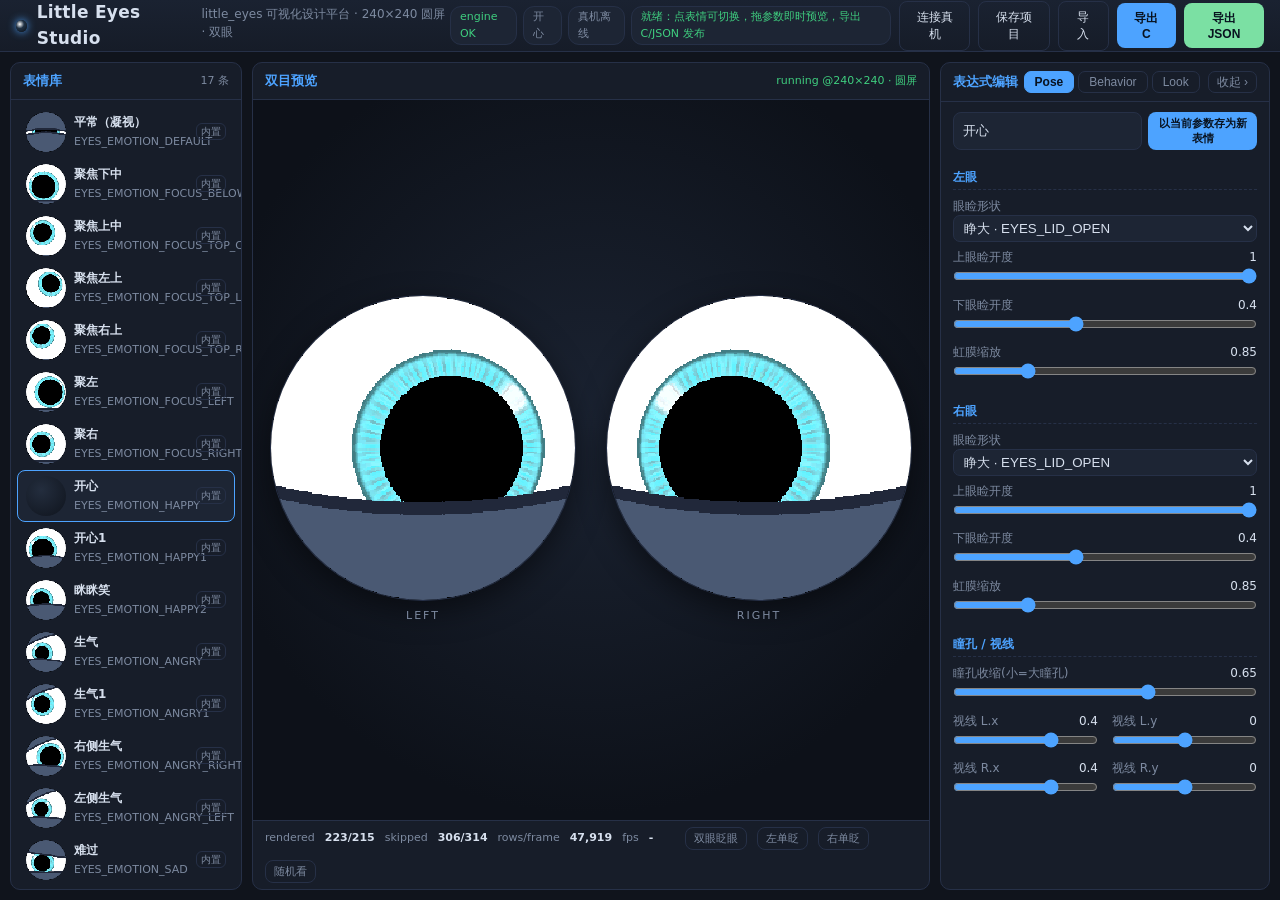
<file: main/boards/dooirobot/component/little_eyes/eyes-studio/web/index.html>
<!DOCTYPE html>
<html lang="zh-CN">
<head>
<meta charset="UTF-8">
<meta name="viewport" content="width=device-width, initial-scale=1.0">
<title>Little Eyes Studio</title>
<link rel="stylesheet" href="css/eyes.css">
</head>
<body>
<header id="topbar">
  <div class="brand">
    <span class="logo-dot"></span>
    <h1>Little Eyes Studio</h1>
    <span class="sub">little_eyes 可视化设计平台 · 240×240 圆屏 · 双眼</span>
  </div>
  <div class="actions">
    <span id="status-chips" class="chips"></span>
    <button id="btn-device" class="btn ghost" title="通过 Web Serial 连接 ESP32 真机">连接真机</button>
    <button id="btn-save" class="btn ghost">保存项目</button>
    <button id="btn-import" class="btn ghost">导入</button>
    <button id="btn-export-c" class="btn">导出 C</button>
    <button id="btn-export-json" class="btn primary">导出 JSON</button>
    <button id="btn-editor-expand" title="展开右侧显示/配置面板">‹ 配置</button>
  </div>
</header>

<main id="layout">
  <!-- 左：表情库 -->
  <section id="library" class="panel">
    <div class="panel-head">
      <h2>表情库</h2>
      <span id="expr-count" class="hint"></span>
    </div>
    <ul id="expr-list" class="expr-list"></ul>
  </section>

  <!-- 中：舞台 -->
  <section id="stage" class="panel">
    <div class="panel-head">
      <h2>双目预览</h2>
      <span id="engine-state" class="hint state-ok">engine loading…</span>
    </div>
    <div id="canvas-wrap">
      <div class="eye-card">
        <canvas id="cv-left" width="240" height="240"></canvas>
        <div class="cap">LEFT</div>
      </div>
      <div class="eye-card">
        <canvas id="cv-right" width="240" height="240"></canvas>
        <div class="cap">RIGHT</div>
      </div>
    </div>
    <div id="perf-bar" class="perf">
      <span>rendered</span><b id="pf-rendered">-</b>
      <span>skipped</span><b id="pf-skipped">-</b>
      <span>rows/frame</span><b id="pf-rows">-</b>
      <span>fps</span><b id="pf-fps">-</b>
      <button id="btn-blink" class="btn mini">双眼眨眼</button>
      <button id="btn-wink-l" class="btn mini">左单眨</button>
      <button id="btn-wink-r" class="btn mini">右单眨</button>
      <button id="btn-nudge" class="btn mini">随机看</button>
    </div>
  </section>

  <!-- 右：编辑器 -->
  <section id="editor" class="panel">
    <div class="panel-head">
      <h2>表达式编辑</h2>
      <div class="head-right">
        <div class="tabs">
          <button data-tab="pose" class="tab on">Pose</button>
          <button data-tab="auto" class="tab">Behavior</button>
          <button data-tab="asset" class="tab">Look</button>
        </div>
        <button id="btn-editor-collapse" class="btn-collapse" title="收起右侧配置面板（把空间让给眼睛预览）">收起 ›</button>
      </div>
    </div>

    <div id="tab-pose" class="tabpage on">
      <div class="doc-name-row">
        <input id="expr-name" class="text" placeholder="表达式名称">
        <button id="btn-commit" class="btn small">以当前参数存为新表情</button>
      </div>
      <div id="pose-form" class="form"></div>
    </div>

    <div id="tab-auto" class="tabpage">
      <div id="auto-form" class="form"></div>
    </div>

    <div id="tab-asset" class="tabpage">
      <h3 class="grp">虹膜颜色 / 纹理</h3>
      <div id="iris-grid" class="iris-grid"></div>
      <p class="note">虹膜仅支持库内置 8 套极坐标纹理；自定义外观属于素材管线（Phase 2）。</p>
    </div>
  </section>
</main>

<div id="modal" class="modal hidden">
  <div class="modal-box">
    <div class="modal-head">
      <h2 id="modal-title">导出</h2>
      <button id="modal-close" class="btn ghost small">×</button>
    </div>
    <div id="modal-body" class="modal-body"></div>
  </div>
</div>

<script src="lib/eyes_studio.js"></script>
<script src="js/names.js"></script>
<script src="js/preset_data.js"></script>
<script src="js/schema.js"></script>
<script src="js/engine.js"></script>
<script src="js/export.js"></script>
<script src="js/bridge.js"></script>
<script src="js/app.js"></script>
<script>
/* 右侧显示/配置面板：可收起；收起的宽度自动让给舞台，双眼预览等比放大 */
(function () {
  const COLLAPSE_KEY = 'little-eyes-editor-collapsed';
  const wrap = document.getElementById('canvas-wrap');
  const cBtn = document.getElementById('btn-editor-collapse');
  const eBtn = document.getElementById('btn-editor-expand');

  /* 依据舞台可用空间计算双眼直径（等比方形，随面板收起自动变大） */
  function fitEyes() {
    if (!wrap) return;
    const cs = getComputedStyle(wrap);
    const gap = parseFloat(cs.columnGap) || 0;
    const innerW = wrap.clientWidth
      - parseFloat(cs.paddingLeft) - parseFloat(cs.paddingRight);
    const innerH = wrap.clientHeight
      - parseFloat(cs.paddingTop) - parseFloat(cs.paddingBottom);
    const n = Math.max(1, wrap.querySelectorAll('.eye-card').length);
    const CAP_H = 28; /* gap + LEFT/RIGHT 标签 */
    const size = Math.floor(Math.min((innerW - gap * (n - 1)) / n, innerH - CAP_H));
    const px = Math.max(120, size) + 'px';
    wrap.querySelectorAll('.eye-card canvas').forEach(function (c) {
      c.style.setProperty('--eye-size', px);
    });
  }

  function setCollapsed(collapsed) {
    document.body.classList.toggle('editor-collapsed', collapsed);
    try { localStorage.setItem(COLLAPSE_KEY, collapsed ? '1' : '0'); } catch (e) {}
    if (cBtn) cBtn.blur();
    if (eBtn) eBtn.blur();
    fitEyes();
    /* 等收起/展开动画走完再量一次，尺寸贴合最终布局 */
    setTimeout(fitEyes, 260);
  }

  if (cBtn) cBtn.addEventListener('click', function () { setCollapsed(true); });
  if (eBtn) eBtn.addEventListener('click', function () { setCollapsed(false); });

  let saved = false;
  try { saved = localStorage.getItem(COLLAPSE_KEY) === '1'; } catch (e) {}
  if (saved) document.body.classList.add('editor-collapsed');

  if (wrap && typeof ResizeObserver === 'function') {
    new ResizeObserver(fitEyes).observe(wrap);
  }
  window.addEventListener('resize', fitEyes);
  window.addEventListener('load', fitEyes);
  fitEyes();
  setTimeout(fitEyes, 600);
})();
</script>
</body>
</html>
</file>
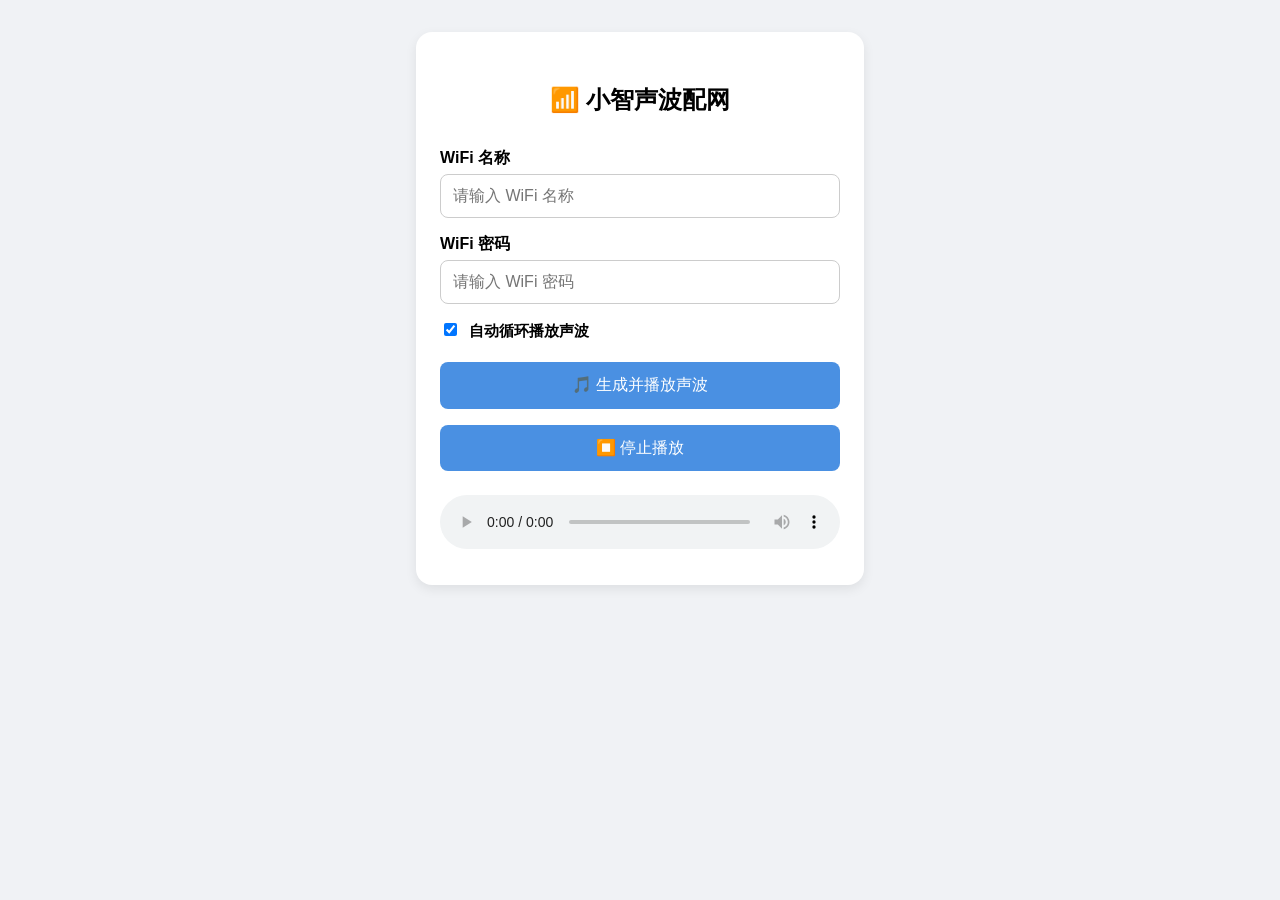
<file: scripts/sonic_wifi_config.html>
<!DOCTYPE html>
<html lang="zh">
<head>
  <meta charset="UTF-8" />
  <title>小智声波配网</title>
  <meta name="viewport" content="width=device-width, initial-scale=1.0" />
  <style>
    body {
      font-family: "Segoe UI", "PingFang SC", sans-serif;
      background: #f0f2f5;
      margin: 0;
      padding: 2rem 1rem;
      display: flex;
      justify-content: center;
    }
    .card {
      background: #fff;
      padding: 2rem 1.5rem;
      border-radius: 16px;
      box-shadow: 0 4px 12px rgba(0, 0, 0, 0.08);
      max-width: 400px;
      width: 100%;
    }
    h2 {
      text-align: center;
      margin-bottom: 2rem;
    }
    label {
      font-weight: bold;
      display: block;
      margin: 1rem 0 0.3rem;
    }
    input[type="text"],
    input[type="password"] {
      width: 100%;
      padding: 0.75rem;
      font-size: 1rem;
      border-radius: 8px;
      border: 1px solid #ccc;
      box-sizing: border-box;
    }
    input[type="checkbox"] {
      margin-right: 0.5rem;
    }
    .checkbox-container {
      margin-top: 1rem;
      font-size: 0.95rem;
    }
    button {
      width: 100%;
      margin-top: 1rem;
      padding: 0.8rem;
      font-size: 1rem;
      border: none;
      border-radius: 8px;
      background-color: #4a90e2;
      color: #fff;
      cursor: pointer;
      transition: background-color 0.2s;
    }
    button:hover {
      background-color: #357ab8;
    }
    button:active {
      background-color: #2f6ea2;
    }
    audio {
      margin-top: 1.5rem;
      width: 100%;
      outline: none;
    }
  </style>
</head>
<body>
  <div class="card">
    <h2>📶 小智声波配网</h2>
    <label for="ssid">WiFi 名称</label>
    <input id="ssid" type="text" value="" placeholder="请输入 WiFi 名称" />

    <label for="pwd">WiFi 密码</label>
    <input id="pwd" type="password" value="" placeholder="请输入 WiFi 密码" />

    <div class="checkbox-container">
      <label><input type="checkbox" id="loopCheck" checked /> 自动循环播放声波</label>
    </div>

    <button onclick="generate()">🎵 生成并播放声波</button>
    <button onclick="stopPlay()">⏹️ 停止播放</button>
    <audio id="player" controls></audio>
  </div>

  <script>
    const MARK = 1800;
    const SPACE = 1500;
    const SAMPLE_RATE = 44100;
    const BIT_RATE = 100;
    const START_BYTES = [0x01, 0x02];
    const END_BYTES = [0x03, 0x04];
    let loopTimer = null;

    function checksum(data) {
      return data.reduce((sum, b) => (sum + b) & 0xff, 0);
    }

    function toBits(byte) {
      const bits = [];
      for (let i = 7; i >= 0; i--) bits.push((byte >> i) & 1);
      return bits;
    }

    function afskModulate(bits) {
      const samplesPerBit = SAMPLE_RATE / BIT_RATE;
      const totalSamples = Math.floor(bits.length * samplesPerBit);
      const buffer = new Float32Array(totalSamples);
      for (let i = 0; i < bits.length; i++) {
        const freq = bits[i] ? MARK : SPACE;
        for (let j = 0; j < samplesPerBit; j++) {
          const t = (i * samplesPerBit + j) / SAMPLE_RATE;
          buffer[i * samplesPerBit + j] = Math.sin(2 * Math.PI * freq * t);
        }
      }
      return buffer;
    }

    function floatTo16BitPCM(floatSamples) {
      const buffer = new Uint8Array(floatSamples.length * 2);
      for (let i = 0; i < floatSamples.length; i++) {
        const s = Math.max(-1, Math.min(1, floatSamples[i]));
        const val = s < 0 ? s * 0x8000 : s * 0x7fff;
        buffer[i * 2] = val & 0xff;
        buffer[i * 2 + 1] = (val >> 8) & 0xff;
      }
      return buffer;
    }

    function buildWav(pcm) {
      const wavHeader = new Uint8Array(44);
      const dataLen = pcm.length;
      const fileLen = 36 + dataLen;

      const writeStr = (offset, str) => {
        for (let i = 0; i < str.length; i++) wavHeader[offset + i] = str.charCodeAt(i);
      };
      const write32 = (offset, value) => {
        wavHeader[offset] = value & 0xff;
        wavHeader[offset + 1] = (value >> 8) & 0xff;
        wavHeader[offset + 2] = (value >> 16) & 0xff;
        wavHeader[offset + 3] = (value >> 24) & 0xff;
      };
      const write16 = (offset, value) => {
        wavHeader[offset] = value & 0xff;
        wavHeader[offset + 1] = (value >> 8) & 0xff;
      };

      writeStr(0, 'RIFF');
      write32(4, fileLen);
      writeStr(8, 'WAVE');
      writeStr(12, 'fmt ');
      write32(16, 16);
      write16(20, 1);
      write16(22, 1);
      write32(24, SAMPLE_RATE);
      write32(28, SAMPLE_RATE * 2);
      write16(32, 2);
      write16(34, 16);
      writeStr(36, 'data');
      write32(40, dataLen);

      return new Blob([wavHeader, pcm], { type: 'audio/wav' });
    }

    function generate() {
      stopPlay();
      const ssid = document.getElementById('ssid').value.trim();
      const pwd = document.getElementById('pwd').value.trim();
      const dataStr = ssid + '\n' + pwd;
      const textBytes = Array.from(new TextEncoder().encode(dataStr));
      const fullBytes = [...START_BYTES, ...textBytes, checksum(textBytes), ...END_BYTES];

      let bits = [];
      fullBytes.forEach((b) => (bits = bits.concat(toBits(b))));

      const floatBuf = afskModulate(bits);
      const pcmBuf = floatTo16BitPCM(floatBuf);
      const wavBlob = buildWav(pcmBuf);

      const audio = document.getElementById('player');
      audio.src = URL.createObjectURL(wavBlob);
      audio.load();
      audio.play();

      // 修改了这里：使用 'ended' 事件来实现循环播放
      if (document.getElementById('loopCheck').checked) {
        audio.onended = function() {
          audio.currentTime = 0;  // 从头开始
          audio.play();           // 重新播放
        };
      }
    }

    function stopPlay() {
      const audio = document.getElementById('player');
      audio.pause();
      audio.onended = null;  // 清除事件监听
    }
  </script>
</body>
</html>
</file>
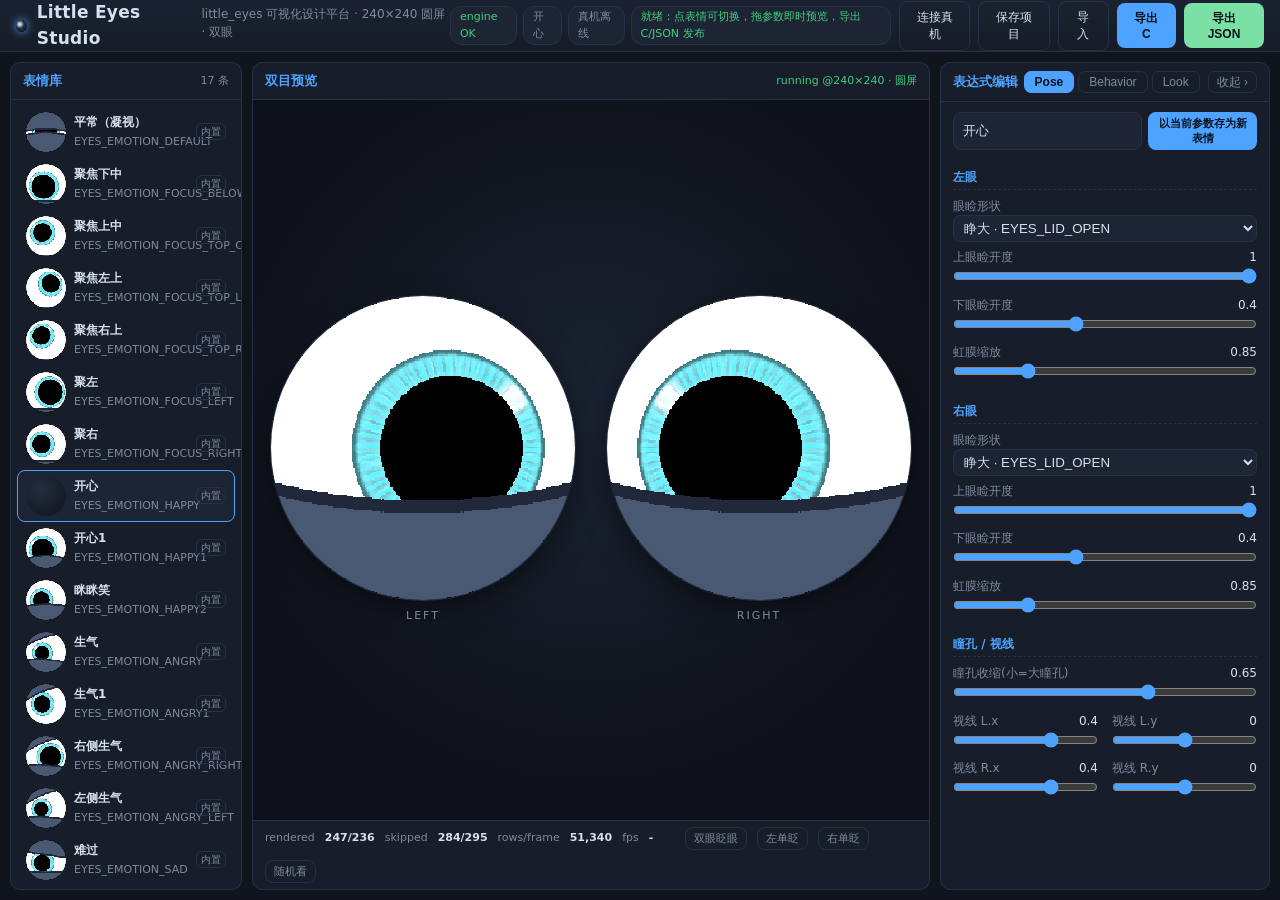
<file: main/boards/dooirobot/component/little_eyes/eyes-studio/web/studio.html>
<!DOCTYPE html>
<html lang="zh-CN">
<head>
<meta charset="UTF-8">
<meta name="viewport" content="width=device-width, initial-scale=1.0">
<title>Little Eyes Studio</title>
<style>
:root {
  --bg: #10141c;
  --panel: #171d29;
  --panel2: #1d2534;
  --line: #263047;
  --fg: #d7e0ee;
  --dim: #7d8aa0;
  --acc: #4da3ff;
  --acc2: #7be0a3;
  --warn: #ffb454;
  --danger: #ff6b6b;
  --ok: #3fce7f;
}
* { box-sizing: border-box; }
html, body { margin: 0; height: 100%; }
body {
  background: var(--bg);
  color: var(--fg);
  font: 13px/1.5 "Segoe UI", "Microsoft YaHei", system-ui, sans-serif;
  display: flex;
  flex-direction: column;
  overflow: hidden;
}

/* ---------- topbar ---------- */
#topbar {
  display: flex; align-items: center; justify-content: space-between;
  padding: 0 16px; height: 52px; flex: 0 0 auto;
  border-bottom: 1px solid var(--line);
  background: linear-gradient(180deg, #1a2231, #161c28);
}
.brand { display: flex; align-items: baseline; gap: 10px; }
.brand h1 { font-size: 17px; margin: 0; letter-spacing: .3px; }
.logo-dot {
  width: 12px; height: 12px; border-radius: 50%;
  background: radial-gradient(circle at 35% 35%, #fff, #203245 40%, #0a0d13 100%);
  align-self: center; box-shadow: 0 0 8px var(--acc);
}
.sub { color: var(--dim); font-size: 12px; }
.actions { display: flex; align-items: center; gap: 8px; }
.chips { display: flex; gap: 6px; font-size: 11px; }

/* ---------- layout ---------- */
#layout {
  flex: 1 1 auto; display: grid; min-height: 0;
  grid-template-columns: 232px minmax(0, 1fr) 330px;
  gap: 10px; padding: 10px;
  transition: grid-template-columns .22s ease;
}
/* 右侧显示/配置面板收起：腾出的宽度全部交给舞台，眼睛自适应放大 */
body.editor-collapsed #layout { grid-template-columns: 232px minmax(0, 1fr) 0px; }
body.editor-collapsed #editor { display: none; }
body.editor-collapsed #btn-editor-expand { display: inline-flex; }
@media (prefers-reduced-motion: reduce) { #layout { transition: none; } }
.panel {
  background: var(--panel); border: 1px solid var(--line);
  border-radius: 10px; overflow: hidden;
  display: flex; flex-direction: column; min-height: 0;
}
.panel-head {
  display: flex; align-items: center; justify-content: space-between;
  padding: 8px 12px; border-bottom: 1px solid var(--line);
  flex: 0 0 auto;
}
.panel-head h2 { margin: 0; font-size: 13px; color: var(--acc); }
.hint { color: var(--dim); font-size: 11px; }
.state-ok { color: var(--ok); }
.state-err { color: var(--danger); }
.state-busy { color: var(--warn); }

/* ---------- library ---------- */
#library { display: flex; flex-direction: column; }
.expr-list { list-style: none; margin: 0; padding: 6px; overflow-y: auto; }
.expr-item {
  display: flex; align-items: center; gap: 8px;
  padding: 5px 8px; border-radius: 8px; cursor: pointer;
  border: 1px solid transparent;
}
.expr-item:hover { background: var(--panel2); }
.expr-item.on { background: var(--panel2); border-color: var(--acc); }
.expr-thumb { width: 40px; height: 40px; border-radius: 50%; flex: 0 0 auto;
  background: #0c0f16 center/contain no-repeat; image-rendering: pixelated; }
.expr-item .nm { flex: 1; min-width: 0; }
.expr-item .nm b { display: block; font-size: 12px; }
.expr-item .nm span { color: var(--dim); font-size: 11px; }
.expr-item .kind { font-size: 10px; color: var(--dim);
  border: 1px solid var(--line); border-radius: 6px; padding: 0 4px; }
.expr-item .kind.custom { color: var(--acc2); border-color: #2f5d46; }
.expr-del { background: none; border: none; color: var(--dim); cursor: pointer; }
.expr-del:hover { color: var(--danger); }

/* ---------- stage ---------- */
#stage { align-items: stretch; }
#canvas-wrap {
  flex: 1; display: flex; align-items: center; justify-content: center;
  gap: clamp(16px, 2.5vw, 48px); padding: 18px; min-height: 0;
  overflow: hidden;
  background:
    radial-gradient(circle at 50% 45%, #1b2332 0%, #0d1119 75%);
}
.eye-card {
  flex: 1 1 0; min-width: 0; min-height: 0;
  display: flex; flex-direction: column; align-items: center; justify-content: center;
  gap: 8px;
}
.eye-card canvas {
  /* 实际尺寸由 fitEyes() 依据容器实时计算（随右侧面板收起而放大） */
  --eye-size: 300px;
  width: var(--eye-size); height: var(--eye-size);
  max-width: 100%;
  border-radius: 50%;
  image-rendering: pixelated;
  box-shadow: 0 0 0 1px var(--line), 0 10px 30px rgba(0,0,0,.5);
  background: #000;
}
.cap { flex: 0 0 auto; color: var(--dim); font-size: 11px; letter-spacing: 2px; }
.perf {
  display: flex; align-items: center; gap: 10px; flex-wrap: wrap;
  padding: 6px 12px; border-top: 1px solid var(--line);
  color: var(--dim); font-size: 11px;
}
.perf b { color: var(--fg); font-weight: 600; min-width: 26px; }

/* ---------- editor right ---------- */
#editor { display: flex; flex-direction: column; }
.head-right { display: flex; align-items: center; gap: 8px; min-width: 0; }
.tabs { display: flex; gap: 4px; }
.tab {
  background: none; border: 1px solid var(--line); color: var(--dim);
  padding: 3px 10px; border-radius: 7px; cursor: pointer; font-size: 12px;
}
.tab.on { background: var(--acc); border-color: var(--acc); color: #08121f; font-weight: 600; }
.tabpage { display: none; padding: 10px 12px; overflow-y: auto; flex: 1; }
.tabpage.on { display: block; }
.doc-name-row { display: flex; gap: 6px; margin-bottom: 8px; }
.text {
  flex: 1; background: var(--panel2); border: 1px solid var(--line);
  color: var(--fg); border-radius: 8px; padding: 6px 9px;
}
.text:focus { outline: none; border-color: var(--acc); }

/* form controls */
.form { display: flex; flex-direction: column; gap: 4px; }
.ctl { padding: 3px 0; }
.ctl .lab {
  display: flex; justify-content: space-between; font-size: 12px; color: var(--dim);
}
.ctl .lab b { color: var(--fg); font-weight: 500; }
.ctl .sub { font-size: 10px; }
.ctl input[type=range] { width: 100%; margin: 2px 0; accent-color: var(--acc); }
.ctl select { width: 100%; background: var(--panel2); color: var(--fg);
  border: 1px solid var(--line); border-radius: 7px; padding: 4px 6px; }
.ctl input[type=number] { background: var(--panel2); color: var(--fg);
  border: 1px solid var(--line); border-radius: 7px; padding: 3px 6px; width: 64px; }
.ctl.row { display: flex; gap: 8px; align-items: center; }
.ctl.row > div { flex: 1; }
.chk { display: flex; align-items: center; gap: 8px; padding: 5px 2px; font-size: 12px; }
.chk input { accent-color: var(--acc); }
.grp {
  margin: 10px 0 4px; font-size: 12px; color: var(--acc);
  border-bottom: 1px dashed var(--line); padding-bottom: 3px;
}
.note { color: var(--dim); font-size: 11px; margin-top: 8px; }

/* iris grid */
.iris-grid { display: grid; grid-template-columns: repeat(4, 1fr); gap: 8px; }
.iris-swatch { border-radius: 50%; aspect-ratio: 1; cursor: pointer;
  border: 2px solid transparent; background: radial-gradient(circle at 38% 32%, #fff, var(--c1) 30%, var(--c2) 62%, #05070a 78%); }
.iris-swatch.on { border-color: var(--acc); box-shadow: 0 0 8px var(--acc); }

/* buttons */
.btn {
  background: var(--acc); border: none; color: #08121f; font-weight: 600;
  padding: 7px 14px; border-radius: 8px; cursor: pointer; font-size: 12px;
}
.btn:hover { filter: brightness(1.1); }
.btn.primary { background: var(--acc2); }
.btn.ghost { background: none; border: 1px solid var(--line); color: var(--fg); font-weight: 400; }
.btn.small { padding: 4px 10px; font-size: 11px; }
.btn.mini { padding: 3px 8px; font-size: 11px; border: 1px solid var(--line);
  background: none; color: var(--dim); font-weight: 400; }
.btn.mini:hover { color: var(--fg); border-color: var(--acc); }
.btn.danger-ok { background: var(--ok); }

/* ---------- 右侧面板收起 / 展开 ---------- */
.btn-collapse {
  padding: 3px 8px; font-size: 12px; line-height: 1.2;
  border: 1px solid var(--line); background: none; color: var(--dim);
  border-radius: 7px; cursor: pointer; font-weight: 400;
}
.btn-collapse:hover { color: var(--fg); border-color: var(--acc); }
/* 收起后常驻顶栏右上角，不再悬浮在舞台上遮挡眼睛 */
#btn-editor-expand {
  display: none; align-items: center; gap: 6px;
  padding: 7px 14px; border-radius: 8px; cursor: pointer;
  border: 1px solid var(--acc); background: none; color: var(--acc);
  font-size: 12px; font-weight: 600; letter-spacing: 1px;
}
#btn-editor-expand:hover { background: var(--acc); color: #08121f; }

/* modal */
.modal {
  position: fixed; inset: 0; background: rgba(4,7,12,.66);
  display: flex; align-items: center; justify-content: center; z-index: 50;
}
.modal.hidden { display: none; }
.modal-box { width: min(680px, 92vw); max-height: 82vh;
  background: var(--panel); border: 1px solid var(--line); border-radius: 12px;
  display: flex; flex-direction: column; overflow: hidden; }
.modal-head { display: flex; align-items: center; justify-content: space-between;
  padding: 10px 14px; border-bottom: 1px solid var(--line); }
.modal-head h2 { margin: 0; font-size: 14px; }
.modal-body { padding: 12px 14px; overflow: auto; }
.modal-body pre {
  background: #0c101a; border: 1px solid var(--line); border-radius: 8px;
  padding: 10px; font-size: 11px; overflow: auto; max-height: 46vh;
  color: #cfe3ff; white-space: pre-wrap; word-break: break-all;
}
.modal-row { display: flex; gap: 8px; margin-top: 10px; flex-wrap: wrap; }

</style>
</head>
<body>
<header id="topbar">
  <div class="brand">
    <span class="logo-dot"></span>
    <h1>Little Eyes Studio</h1>
    <span class="sub">little_eyes 可视化设计平台 · 240×240 圆屏 · 双眼</span>
  </div>
  <div class="actions">
    <span id="status-chips" class="chips"></span>
    <button id="btn-device" class="btn ghost" title="通过 Web Serial 连接 ESP32 真机">连接真机</button>
    <button id="btn-save" class="btn ghost">保存项目</button>
    <button id="btn-import" class="btn ghost">导入</button>
    <button id="btn-export-c" class="btn">导出 C</button>
    <button id="btn-export-json" class="btn primary">导出 JSON</button>
    <button id="btn-editor-expand" title="展开右侧显示/配置面板">‹ 配置</button>
  </div>
</header>

<main id="layout">
  <!-- 左：表情库 -->
  <section id="library" class="panel">
    <div class="panel-head">
      <h2>表情库</h2>
      <span id="expr-count" class="hint"></span>
    </div>
    <ul id="expr-list" class="expr-list"></ul>
  </section>

  <!-- 中：舞台 -->
  <section id="stage" class="panel">
    <div class="panel-head">
      <h2>双目预览</h2>
      <span id="engine-state" class="hint state-ok">engine loading…</span>
    </div>
    <div id="canvas-wrap">
      <div class="eye-card">
        <canvas id="cv-left" width="240" height="240"></canvas>
        <div class="cap">LEFT</div>
      </div>
      <div class="eye-card">
        <canvas id="cv-right" width="240" height="240"></canvas>
        <div class="cap">RIGHT</div>
      </div>
    </div>
    <div id="perf-bar" class="perf">
      <span>rendered</span><b id="pf-rendered">-</b>
      <span>skipped</span><b id="pf-skipped">-</b>
      <span>rows/frame</span><b id="pf-rows">-</b>
      <span>fps</span><b id="pf-fps">-</b>
      <button id="btn-blink" class="btn mini">双眼眨眼</button>
      <button id="btn-wink-l" class="btn mini">左单眨</button>
      <button id="btn-wink-r" class="btn mini">右单眨</button>
      <button id="btn-nudge" class="btn mini">随机看</button>
    </div>
  </section>

  <!-- 右：编辑器 -->
  <section id="editor" class="panel">
    <div class="panel-head">
      <h2>表达式编辑</h2>
      <div class="head-right">
        <div class="tabs">
          <button data-tab="pose" class="tab on">Pose</button>
          <button data-tab="auto" class="tab">Behavior</button>
          <button data-tab="asset" class="tab">Look</button>
        </div>
        <button id="btn-editor-collapse" class="btn-collapse" title="收起右侧配置面板（把空间让给眼睛预览）">收起 ›</button>
      </div>
    </div>

    <div id="tab-pose" class="tabpage on">
      <div class="doc-name-row">
        <input id="expr-name" class="text" placeholder="表达式名称">
        <button id="btn-commit" class="btn small">以当前参数存为新表情</button>
      </div>
      <div id="pose-form" class="form"></div>
    </div>

    <div id="tab-auto" class="tabpage">
      <div id="auto-form" class="form"></div>
    </div>

    <div id="tab-asset" class="tabpage">
      <h3 class="grp">虹膜颜色 / 纹理</h3>
      <div id="iris-grid" class="iris-grid"></div>
      <p class="note">虹膜仅支持库内置 8 套极坐标纹理；自定义外观属于素材管线（Phase 2）。</p>
    </div>
  </section>
</main>

<div id="modal" class="modal hidden">
  <div class="modal-box">
    <div class="modal-head">
      <h2 id="modal-title">导出</h2>
      <button id="modal-close" class="btn ghost small">×</button>
    </div>
    <div id="modal-body" class="modal-body"></div>
  </div>
</div>

<script src="lib/eyes_studio.js"></script>
<script>
/* 右侧显示/配置面板：可收起；收起的宽度自动让给舞台，双眼预览等比放大 */
(function () {
  const COLLAPSE_KEY = 'little-eyes-editor-collapsed';
  const wrap = document.getElementById('canvas-wrap');
  const cBtn = document.getElementById('btn-editor-collapse');
  const eBtn = document.getElementById('btn-editor-expand');

  /* 依据舞台可用空间计算双眼直径（等比方形，随面板收起自动变大） */
  function fitEyes() {
    if (!wrap) return;
    const cs = getComputedStyle(wrap);
    const gap = parseFloat(cs.columnGap) || 0;
    const innerW = wrap.clientWidth
      - parseFloat(cs.paddingLeft) - parseFloat(cs.paddingRight);
    const innerH = wrap.clientHeight
      - parseFloat(cs.paddingTop) - parseFloat(cs.paddingBottom);
    const n = Math.max(1, wrap.querySelectorAll('.eye-card').length);
    const CAP_H = 28; /* gap + LEFT/RIGHT 标签 */
    const size = Math.floor(Math.min((innerW - gap * (n - 1)) / n, innerH - CAP_H));
    const px = Math.max(120, size) + 'px';
    wrap.querySelectorAll('.eye-card canvas').forEach(function (c) {
      c.style.setProperty('--eye-size', px);
    });
  }

  function setCollapsed(collapsed) {
    document.body.classList.toggle('editor-collapsed', collapsed);
    try { localStorage.setItem(COLLAPSE_KEY, collapsed ? '1' : '0'); } catch (e) {}
    if (cBtn) cBtn.blur();
    if (eBtn) eBtn.blur();
    fitEyes();
    /* 等收起/展开动画走完再量一次，尺寸贴合最终布局 */
    setTimeout(fitEyes, 260);
  }

  if (cBtn) cBtn.addEventListener('click', function () { setCollapsed(true); });
  if (eBtn) eBtn.addEventListener('click', function () { setCollapsed(false); });

  let saved = false;
  try { saved = localStorage.getItem(COLLAPSE_KEY) === '1'; } catch (e) {}
  if (saved) document.body.classList.add('editor-collapsed');

  if (wrap && typeof ResizeObserver === 'function') {
    new ResizeObserver(fitEyes).observe(wrap);
  }
  window.addEventListener('resize', fitEyes);
  window.addEventListener('load', fitEyes);
  fitEyes();
  setTimeout(fitEyes, 600);
})();
</script>
</body>
</html>
</file>
<file: main/boards/dooirobot/component/little_eyes/eyes-studio/web/css/eyes.css>
:root {
  --bg: #10141c;
  --panel: #171d29;
  --panel2: #1d2534;
  --line: #263047;
  --fg: #d7e0ee;
  --dim: #7d8aa0;
  --acc: #4da3ff;
  --acc2: #7be0a3;
  --warn: #ffb454;
  --danger: #ff6b6b;
  --ok: #3fce7f;
}
* { box-sizing: border-box; }
html, body { margin: 0; height: 100%; }
body {
  background: var(--bg);
  color: var(--fg);
  font: 13px/1.5 "Segoe UI", "Microsoft YaHei", system-ui, sans-serif;
  display: flex;
  flex-direction: column;
  overflow: hidden;
}

/* ---------- topbar ---------- */
#topbar {
  display: flex; align-items: center; justify-content: space-between;
  padding: 0 16px; height: 52px; flex: 0 0 auto;
  border-bottom: 1px solid var(--line);
  background: linear-gradient(180deg, #1a2231, #161c28);
}
.brand { display: flex; align-items: baseline; gap: 10px; }
.brand h1 { font-size: 17px; margin: 0; letter-spacing: .3px; }
.logo-dot {
  width: 12px; height: 12px; border-radius: 50%;
  background: radial-gradient(circle at 35% 35%, #fff, #203245 40%, #0a0d13 100%);
  align-self: center; box-shadow: 0 0 8px var(--acc);
}
.sub { color: var(--dim); font-size: 12px; }
.actions { display: flex; align-items: center; gap: 8px; }
.chips { display: flex; gap: 6px; font-size: 11px; }

/* ---------- layout ---------- */
#layout {
  flex: 1 1 auto; display: grid; min-height: 0;
  grid-template-columns: 232px minmax(0, 1fr) 330px;
  gap: 10px; padding: 10px;
  transition: grid-template-columns .22s ease;
}
/* 右侧显示/配置面板收起：腾出的宽度全部交给舞台，眼睛自适应放大 */
body.editor-collapsed #layout { grid-template-columns: 232px minmax(0, 1fr) 0px; }
body.editor-collapsed #editor { display: none; }
body.editor-collapsed #btn-editor-expand { display: inline-flex; }
@media (prefers-reduced-motion: reduce) { #layout { transition: none; } }
.panel {
  background: var(--panel); border: 1px solid var(--line);
  border-radius: 10px; overflow: hidden;
  display: flex; flex-direction: column; min-height: 0;
}
.panel-head {
  display: flex; align-items: center; justify-content: space-between;
  padding: 8px 12px; border-bottom: 1px solid var(--line);
  flex: 0 0 auto;
}
.panel-head h2 { margin: 0; font-size: 13px; color: var(--acc); }
.hint { color: var(--dim); font-size: 11px; }
.state-ok { color: var(--ok); }
.state-err { color: var(--danger); }
.state-busy { color: var(--warn); }

/* ---------- library ---------- */
#library { display: flex; flex-direction: column; }
.expr-list { list-style: none; margin: 0; padding: 6px; overflow-y: auto; }
.expr-item {
  display: flex; align-items: center; gap: 8px;
  padding: 5px 8px; border-radius: 8px; cursor: pointer;
  border: 1px solid transparent;
}
.expr-item:hover { background: var(--panel2); }
.expr-item.on { background: var(--panel2); border-color: var(--acc); }
.expr-thumb { width: 40px; height: 40px; border-radius: 50%; flex: 0 0 auto;
  background: #0c0f16 center/contain no-repeat; image-rendering: pixelated; }
.expr-item .nm { flex: 1; min-width: 0; }
.expr-item .nm b { display: block; font-size: 12px; }
.expr-item .nm span { color: var(--dim); font-size: 11px; }
.expr-item .kind { font-size: 10px; color: var(--dim);
  border: 1px solid var(--line); border-radius: 6px; padding: 0 4px; }
.expr-item .kind.custom { color: var(--acc2); border-color: #2f5d46; }
.expr-del { background: none; border: none; color: var(--dim); cursor: pointer; }
.expr-del:hover { color: var(--danger); }

/* ---------- stage ---------- */
#stage { align-items: stretch; }
#canvas-wrap {
  flex: 1; display: flex; align-items: center; justify-content: center;
  gap: clamp(16px, 2.5vw, 48px); padding: 18px; min-height: 0;
  overflow: hidden;
  background:
    radial-gradient(circle at 50% 45%, #1b2332 0%, #0d1119 75%);
}
.eye-card {
  flex: 1 1 0; min-width: 0; min-height: 0;
  display: flex; flex-direction: column; align-items: center; justify-content: center;
  gap: 8px;
}
.eye-card canvas {
  /* 实际尺寸由 fitEyes() 依据容器实时计算（随右侧面板收起而放大） */
  --eye-size: 300px;
  width: var(--eye-size); height: var(--eye-size);
  max-width: 100%;
  border-radius: 50%;
  image-rendering: pixelated;
  box-shadow: 0 0 0 1px var(--line), 0 10px 30px rgba(0,0,0,.5);
  background: #000;
}
.cap { flex: 0 0 auto; color: var(--dim); font-size: 11px; letter-spacing: 2px; }
.perf {
  display: flex; align-items: center; gap: 10px; flex-wrap: wrap;
  padding: 6px 12px; border-top: 1px solid var(--line);
  color: var(--dim); font-size: 11px;
}
.perf b { color: var(--fg); font-weight: 600; min-width: 26px; }

/* ---------- editor right ---------- */
#editor { display: flex; flex-direction: column; }
.head-right { display: flex; align-items: center; gap: 8px; min-width: 0; }
.tabs { display: flex; gap: 4px; }
.tab {
  background: none; border: 1px solid var(--line); color: var(--dim);
  padding: 3px 10px; border-radius: 7px; cursor: pointer; font-size: 12px;
}
.tab.on { background: var(--acc); border-color: var(--acc); color: #08121f; font-weight: 600; }
.tabpage { display: none; padding: 10px 12px; overflow-y: auto; flex: 1; }
.tabpage.on { display: block; }
.doc-name-row { display: flex; gap: 6px; margin-bottom: 8px; }
.text {
  flex: 1; background: var(--panel2); border: 1px solid var(--line);
  color: var(--fg); border-radius: 8px; padding: 6px 9px;
}
.text:focus { outline: none; border-color: var(--acc); }

/* form controls */
.form { display: flex; flex-direction: column; gap: 4px; }
.ctl { padding: 3px 0; }
.ctl .lab {
  display: flex; justify-content: space-between; font-size: 12px; color: var(--dim);
}
.ctl .lab b { color: var(--fg); font-weight: 500; }
.ctl .sub { font-size: 10px; }
.ctl input[type=range] { width: 100%; margin: 2px 0; accent-color: var(--acc); }
.ctl select { width: 100%; background: var(--panel2); color: var(--fg);
  border: 1px solid var(--line); border-radius: 7px; padding: 4px 6px; }
.ctl input[type=number] { background: var(--panel2); color: var(--fg);
  border: 1px solid var(--line); border-radius: 7px; padding: 3px 6px; width: 64px; }
.ctl.row { display: flex; gap: 8px; align-items: center; }
.ctl.row > div { flex: 1; }
.chk { display: flex; align-items: center; gap: 8px; padding: 5px 2px; font-size: 12px; }
.chk input { accent-color: var(--acc); }
.grp {
  margin: 10px 0 4px; font-size: 12px; color: var(--acc);
  border-bottom: 1px dashed var(--line); padding-bottom: 3px;
}
.note { color: var(--dim); font-size: 11px; margin-top: 8px; }

/* iris grid */
.iris-grid { display: grid; grid-template-columns: repeat(4, 1fr); gap: 8px; }
.iris-swatch { border-radius: 50%; aspect-ratio: 1; cursor: pointer;
  border: 2px solid transparent; background: radial-gradient(circle at 38% 32%, #fff, var(--c1) 30%, var(--c2) 62%, #05070a 78%); }
.iris-swatch.on { border-color: var(--acc); box-shadow: 0 0 8px var(--acc); }

/* buttons */
.btn {
  background: var(--acc); border: none; color: #08121f; font-weight: 600;
  padding: 7px 14px; border-radius: 8px; cursor: pointer; font-size: 12px;
}
.btn:hover { filter: brightness(1.1); }
.btn.primary { background: var(--acc2); }
.btn.ghost { background: none; border: 1px solid var(--line); color: var(--fg); font-weight: 400; }
.btn.small { padding: 4px 10px; font-size: 11px; }
.btn.mini { padding: 3px 8px; font-size: 11px; border: 1px solid var(--line);
  background: none; color: var(--dim); font-weight: 400; }
.btn.mini:hover { color: var(--fg); border-color: var(--acc); }
.btn.danger-ok { background: var(--ok); }

/* ---------- 右侧面板收起 / 展开 ---------- */
.btn-collapse {
  padding: 3px 8px; font-size: 12px; line-height: 1.2;
  border: 1px solid var(--line); background: none; color: var(--dim);
  border-radius: 7px; cursor: pointer; font-weight: 400;
}
.btn-collapse:hover { color: var(--fg); border-color: var(--acc); }
/* 收起后常驻顶栏右上角，不再悬浮在舞台上遮挡眼睛 */
#btn-editor-expand {
  display: none; align-items: center; gap: 6px;
  padding: 7px 14px; border-radius: 8px; cursor: pointer;
  border: 1px solid var(--acc); background: none; color: var(--acc);
  font-size: 12px; font-weight: 600; letter-spacing: 1px;
}
#btn-editor-expand:hover { background: var(--acc); color: #08121f; }

/* modal */
.modal {
  position: fixed; inset: 0; background: rgba(4,7,12,.66);
  display: flex; align-items: center; justify-content: center; z-index: 50;
}
.modal.hidden { display: none; }
.modal-box { width: min(680px, 92vw); max-height: 82vh;
  background: var(--panel); border: 1px solid var(--line); border-radius: 12px;
  display: flex; flex-direction: column; overflow: hidden; }
.modal-head { display: flex; align-items: center; justify-content: space-between;
  padding: 10px 14px; border-bottom: 1px solid var(--line); }
.modal-head h2 { margin: 0; font-size: 14px; }
.modal-body { padding: 12px 14px; overflow: auto; }
.modal-body pre {
  background: #0c101a; border: 1px solid var(--line); border-radius: 8px;
  padding: 10px; font-size: 11px; overflow: auto; max-height: 46vh;
  color: #cfe3ff; white-space: pre-wrap; word-break: break-all;
}
.modal-row { display: flex; gap: 8px; margin-top: 10px; flex-wrap: wrap; }
</file>
